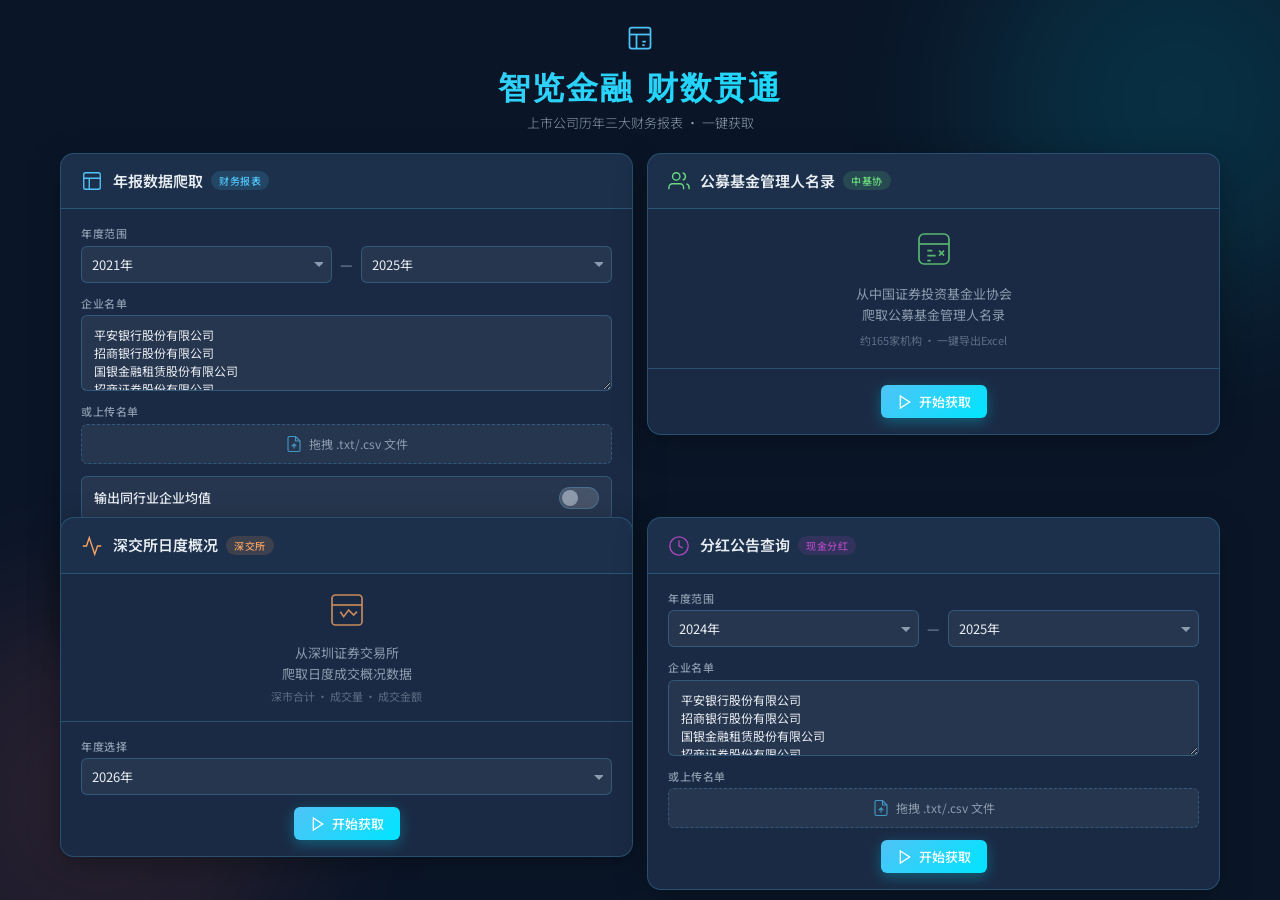
<file: templates/index.html>
<!DOCTYPE html>
<html lang="zh-CN">
<head>
    <meta charset="UTF-8">
    <meta name="viewport" content="width=device-width, initial-scale=1.0">
    <title>智览金融 财数贯通</title>
    <link rel="preconnect" href="https://fonts.googleapis.com">
    <link rel="preconnect" href="https://fonts.gstatic.com" crossorigin>
    <link href="https://fonts.googleapis.com/css2?family=Orbitron:wght@500;700;900&family=Noto+Sans+SC:wght@300;400;500;700&display=swap" rel="stylesheet">
    <link rel="stylesheet" href="/static/css/style.css">
</head>
<body>
    <!-- 背景粒子效果 -->
    <div class="bg-particles" id="particles"></div>

    <!-- 主容器 -->
    <div class="container">
        <!-- 头部 -->
        <header class="header">
            <div class="header-icon">
                <svg width="28" height="28" viewBox="0 0 24 24" fill="none" stroke="currentColor" stroke-width="1.5">
                    <rect x="3" y="3" width="18" height="18" rx="2"/>
                    <line x1="3" y1="9" x2="21" y2="9"/>
                    <line x1="9" y1="21" x2="9" y2="9"/>
                    <path d="M14 15h3M14 18h2"/>
                </svg>
            </div>
            <h1>智览金融 财数贯通</h1>
            <p class="subtitle">上市公司历年三大财务报表 · 一键获取</p>
        </header>

        <!-- 双列功能模块 -->
        <div class="modules-grid">
            <!-- ========== 左列：年报财务数据获取 ========== -->
            <div class="module-card" id="annualModule">
                <div class="module-header">
                    <div class="module-icon">
                        <svg width="22" height="22" viewBox="0 0 24 24" fill="none" stroke="currentColor" stroke-width="1.5">
                            <rect x="3" y="3" width="18" height="18" rx="2"/>
                            <line x1="3" y1="9" x2="21" y2="9"/>
                            <line x1="9" y1="21" x2="9" y2="9"/>
                        </svg>
                    </div>
                    <div class="module-title-area">
                        <h2 class="module-title">年报数据爬取</h2>
                        <span class="module-badge">财务报表</span>
                    </div>
                </div>

                <form id="annualForm" class="module-form">
                    <!-- 年份选择 -->
                    <div class="form-row">
                        <label class="mini-label">年度范围</label>
                        <div class="year-range-compact">
                            <select id="startYear" required>
                                <option value="">--</option>
                            </select>
                            <span class="dash">&mdash;</span>
                            <select id="endYear" required>
                                <option value="">--</option>
                            </select>
                        </div>
                    </div>

                    <!-- 企业名单输入 -->
                    <div class="form-row">
                        <label class="mini-label">企业名单</label>
                        <textarea
                            id="textInput"
                            rows="3"
                            placeholder="输入企业名称或股票代码，用逗号或换行分隔&#10;例如：贵州茅台,600519&#10;      平安银行&#10;      000001"
                        >平安银行股份有限公司
招商银行股份有限公司
国银金融租赁股份有限公司
招商证券股份有限公司
国信证券股份有限公司
长城证券股份有限公司
第一创业证券股份有限公司
中信证券股份有限公司
中国平安保险（集团）股份有限公司
阳光保险集团股份有限公司</textarea>
                    </div>

                    <!-- 文件上传 -->
                    <div class="form-row">
                        <label class="mini-label">或上传名单</label>
                        <div class="upload-area" id="uploadArea">
                            <input type="file" id="fileInput" accept=".txt,.csv">
                            <div class="upload-content">
                                <svg width="18" height="18" viewBox="0 0 24 24" fill="none" stroke="currentColor" stroke-width="1.5">
                                    <path d="M14 2H6a2 2 0 0 0-2 2v16a2 2 0 0 0 2 2h12a2 2 0 0 0 2-2V8z"/>
                                    <polyline points="14 2 14 8 20 8"/>
                                    <polyline points="12 18 12 12 9 15"/>
                                    <line x1="12" y1="12" x2="15" y2="15"/>
                                </svg>
                                <span>拖拽 .txt/.csv 文件</span>
                            </div>
                            <div class="file-info" id="fileInfo" style="display:none;">
                                <span class="file-name" id="fileName"></span>
                                <button type="button" class="file-remove" id="fileRemove">&times;</button>
                            </div>
                        </div>
                    </div>

                    <!-- 行业均值开关 -->
                    <div class="toggle-row">
                        <span class="toggle-text">输出同行业企业均值</span>
                        <label class="toggle-switch">
                            <input type="checkbox" id="industryAvgToggle">
                            <span class="toggle-slider"></span>
                        </label>
                    </div>

                    <!-- 合并输出开关 -->
                    <div class="toggle-row">
                        <span class="toggle-text">按报表类型合并输出</span>
                        <label class="toggle-switch">
                            <input type="checkbox" id="mergeReportsToggle">
                            <span class="toggle-slider"></span>
                        </label>
                    </div>

                    <!-- 按钮 -->
                    <div class="form-actions">
                        <button type="submit" class="btn-primary btn-sm" id="annualSubmitBtn">
                            <svg width="16" height="16" viewBox="0 0 24 24" fill="none" stroke="currentColor" stroke-width="2">
                                <polygon points="5 3 19 12 5 21 5 3"/>
                            </svg>
                            开始获取
                        </button>
                        <button type="button" class="btn-secondary btn-sm" id="annualResetBtn">清空</button>
                    </div>
                </form>

                <!-- 年报结果区域 -->
                <div class="module-result" id="annualResult" style="display:none;">
                    <div class="progress-section" id="annualProgress">
                        <div class="progress-header">
                            <span class="progress-label" id="annualProgressLabel">正在处理...</span>
                            <span class="progress-percent" id="annualProgressPercent">0%</span>
                        </div>
                        <div class="progress-track">
                            <div class="progress-fill" id="annualProgressFill"></div>
                        </div>
                        <p class="progress-message" id="annualProgressMessage"></p>
                    </div>
                    <div class="result-section" id="annualResultSection" style="display:none;">
                        <div class="result-status" id="annualResultStatus"></div>
                        <div class="file-list" id="annualFileList"></div>
                    </div>
                </div>
            </div>

            <!-- ========== 右列：公募基金管理人名录 ========== -->
            <div class="module-card" id="amacModule">
                <div class="module-header">
                    <div class="module-icon amac-icon">
                        <svg width="22" height="22" viewBox="0 0 24 24" fill="none" stroke="currentColor" stroke-width="1.5">
                            <path d="M17 21v-2a4 4 0 0 0-4-4H5a4 4 0 0 0-4 4v2"/>
                            <circle cx="9" cy="7" r="4"/>
                            <path d="M23 21v-2a4 4 0 0 0-3-3.87"/>
                            <path d="M16 3.13a4 4 0 0 1 0 7.75"/>
                        </svg>
                    </div>
                    <div class="module-title-area">
                        <h2 class="module-title">公募基金管理人名录</h2>
                        <span class="module-badge amac-badge">中基协</span>
                    </div>
                </div>

                <div class="amac-hero">
                    <div class="amac-icon-large">
                        <svg width="40" height="40" viewBox="0 0 24 24" fill="none" stroke="currentColor" stroke-width="1">
                            <rect x="3" y="3" width="18" height="18" rx="3"/>
                            <line x1="3" y1="9" x2="21" y2="9"/>
                            <path d="M8 13h3M8 16h5M8 19h2"/>
                            <path d="M15 13l3 3M18 13l-3 3"/>
                        </svg>
                    </div>
                    <p class="amac-desc">从中国证券投资基金业协会<br>爬取公募基金管理人名录</p>
                    <p class="amac-hint">约165家机构 · 一键导出Excel</p>
                </div>

                <form id="amacForm" class="module-form">
                    <div class="form-actions amac-actions">
                        <button type="submit" class="btn-primary btn-sm" id="amacSubmitBtn">
                            <svg width="16" height="16" viewBox="0 0 24 24" fill="none" stroke="currentColor" stroke-width="2">
                                <polygon points="5 3 19 12 5 21 5 3"/>
                            </svg>
                            开始获取
                        </button>
                    </div>
                </form>

                <!-- 名录结果区域 -->
                <div class="module-result" id="amacResult" style="display:none;">
                    <div class="progress-section" id="amacProgress">
                        <div class="progress-header">
                            <span class="progress-label" id="amacProgressLabel">正在爬取...</span>
                            <span class="progress-percent" id="amacProgressPercent">0%</span>
                        </div>
                        <div class="progress-track">
                            <div class="progress-fill" id="amacProgressFill"></div>
                        </div>
                        <p class="progress-message" id="amacProgressMessage"></p>
                    </div>
                    <div class="result-section" id="amacResultSection" style="display:none;">
                        <div class="result-status" id="amacResultStatus"></div>
                        <div class="file-list" id="amacFileList"></div>
                    </div>
                </div>
            </div>

            <!-- ========== 第三列：深交所日度概况 ========== -->
            <div class="module-card" id="szseModule">
                <div class="module-header">
                    <div class="module-icon szse-icon">
                        <svg width="22" height="22" viewBox="0 0 24 24" fill="none" stroke="currentColor" stroke-width="1.5">
                            <polyline points="22 12 18 12 15 21 9 3 6 12 2 12"/>
                        </svg>
                    </div>
                    <div class="module-title-area">
                        <h2 class="module-title">深交所日度概况</h2>
                        <span class="module-badge szse-badge">深交所</span>
                    </div>
                </div>

                <div class="szse-hero">
                    <div class="szse-icon-large">
                        <svg width="40" height="40" viewBox="0 0 24 24" fill="none" stroke="currentColor" stroke-width="1">
                            <rect x="3" y="3" width="18" height="18" rx="2"/>
                            <line x1="3" y1="9" x2="21" y2="9"/>
                            <polyline points="8 13 10 16 13 12 16 15 18 13"/>
                        </svg>
                    </div>
                    <p class="szse-desc">从深圳证券交易所<br>爬取日度成交概况数据</p>
                    <p class="szse-hint">深市合计 · 成交量 · 成交金额</p>
                </div>

                <form id="szseForm" class="module-form">
                    <div class="form-row">
                        <label class="mini-label">年度选择</label>
                        <select id="szseYear" class="year-select-single">
                            <!-- JS 动态填充 -->
                        </select>
                    </div>
                    <div class="form-actions szse-actions">
                        <button type="submit" class="btn-primary btn-sm" id="szseSubmitBtn">
                            <svg width="16" height="16" viewBox="0 0 24 24" fill="none" stroke="currentColor" stroke-width="2">
                                <polygon points="5 3 19 12 5 21 5 3"/>
                            </svg>
                            开始获取
                        </button>
                    </div>
                </form>

                <!-- 深交所结果区域 -->
                <div class="module-result" id="szseResult" style="display:none;">
                    <div class="progress-section" id="szseProgress">
                        <div class="progress-header">
                            <span class="progress-label" id="szseProgressLabel">正在爬取...</span>
                            <span class="progress-percent" id="szseProgressPercent">0%</span>
                        </div>
                        <div class="progress-track">
                            <div class="progress-fill" id="szseProgressFill"></div>
                        </div>
                        <p class="progress-message" id="szseProgressMessage"></p>
                    </div>
                    <div class="result-section" id="szseResultSection" style="display:none;">
                        <div class="result-status" id="szseResultStatus"></div>
                        <div class="file-list" id="szseFileList"></div>
                    </div>
                </div>
            </div>

            <!-- ========== 第四列：分红公告查询 ========== -->
            <div class="module-card" id="dividendModule">
                <div class="module-header">
                    <div class="module-icon dividend-icon">
                        <svg width="22" height="22" viewBox="0 0 24 24" fill="none" stroke="currentColor" stroke-width="1.5">
                            <circle cx="12" cy="12" r="10"/>
                            <path d="M12 6v6l4 2"/>
                        </svg>
                    </div>
                    <div class="module-title-area">
                        <h2 class="module-title">分红公告查询</h2>
                        <span class="module-badge dividend-badge">现金分红</span>
                    </div>
                </div>

                <form id="dividendForm" class="module-form">
                    <div class="form-row">
                        <label class="mini-label">年度范围</label>
                        <div class="year-range-compact">
                            <select id="dividendStartYear" required>
                                <option value="">--</option>
                            </select>
                            <span class="dash">&mdash;</span>
                            <select id="dividendEndYear" required>
                                <option value="">--</option>
                            </select>
                        </div>
                    </div>

                    <div class="form-row">
                        <label class="mini-label">企业名单</label>
                        <textarea
                            id="dividendTextInput"
                            rows="3"
                            placeholder="输入企业名称或股票代码，用逗号或换行分隔"
                        >平安银行股份有限公司
招商银行股份有限公司
国银金融租赁股份有限公司
招商证券股份有限公司
国信证券股份有限公司
长城证券股份有限公司
第一创业证券股份有限公司
中信证券股份有限公司
中国平安保险（集团）股份有限公司
阳光保险集团股份有限公司</textarea>
                    </div>

                    <div class="form-row">
                        <label class="mini-label">或上传名单</label>
                        <div class="upload-area" id="dividendUploadArea">
                            <input type="file" id="dividendFileInput" accept=".txt,.csv">
                            <div class="upload-content">
                                <svg width="18" height="18" viewBox="0 0 24 24" fill="none" stroke="currentColor" stroke-width="1.5">
                                    <path d="M14 2H6a2 2 0 0 0-2 2v16a2 2 0 0 0 2 2h12a2 2 0 0 0 2-2V8z"/>
                                    <polyline points="14 2 14 8 20 8"/>
                                    <polyline points="12 18 12 12 9 15"/>
                                    <line x1="12" y1="12" x2="15" y2="15"/>
                                </svg>
                                <span>拖拽 .txt/.csv 文件</span>
                            </div>
                            <div class="file-info" id="dividendFileInfo" style="display:none;">
                                <span class="file-name" id="dividendFileName"></span>
                                <button type="button" class="file-remove" id="dividendFileRemove">&times;</button>
                            </div>
                        </div>
                    </div>

                    <div class="form-actions dividend-actions">
                        <button type="submit" class="btn-primary btn-sm" id="dividendSubmitBtn">
                            <svg width="16" height="16" viewBox="0 0 24 24" fill="none" stroke="currentColor" stroke-width="2">
                                <polygon points="5 3 19 12 5 21 5 3"/>
                            </svg>
                            开始获取
                        </button>
                    </div>
                </form>

                <div class="module-result" id="dividendResult" style="display:none;">
                    <div class="progress-section" id="dividendProgress">
                        <div class="progress-header">
                            <span class="progress-label" id="dividendProgressLabel">正在处理...</span>
                            <span class="progress-percent" id="dividendProgressPercent">0%</span>
                        </div>
                        <div class="progress-track">
                            <div class="progress-fill" id="dividendProgressFill"></div>
                        </div>
                        <p class="progress-message" id="dividendProgressMessage"></p>
                    </div>
                    <div class="result-section" id="dividendResultSection" style="display:none;">
                        <div class="result-status" id="dividendResultStatus"></div>
                        <div class="file-list" id="dividendFileList"></div>
                    </div>
                </div>
            </div>
        </div>
    </div>

    <script src="/static/js/script.js"></script>
</body>
</html>
</file>
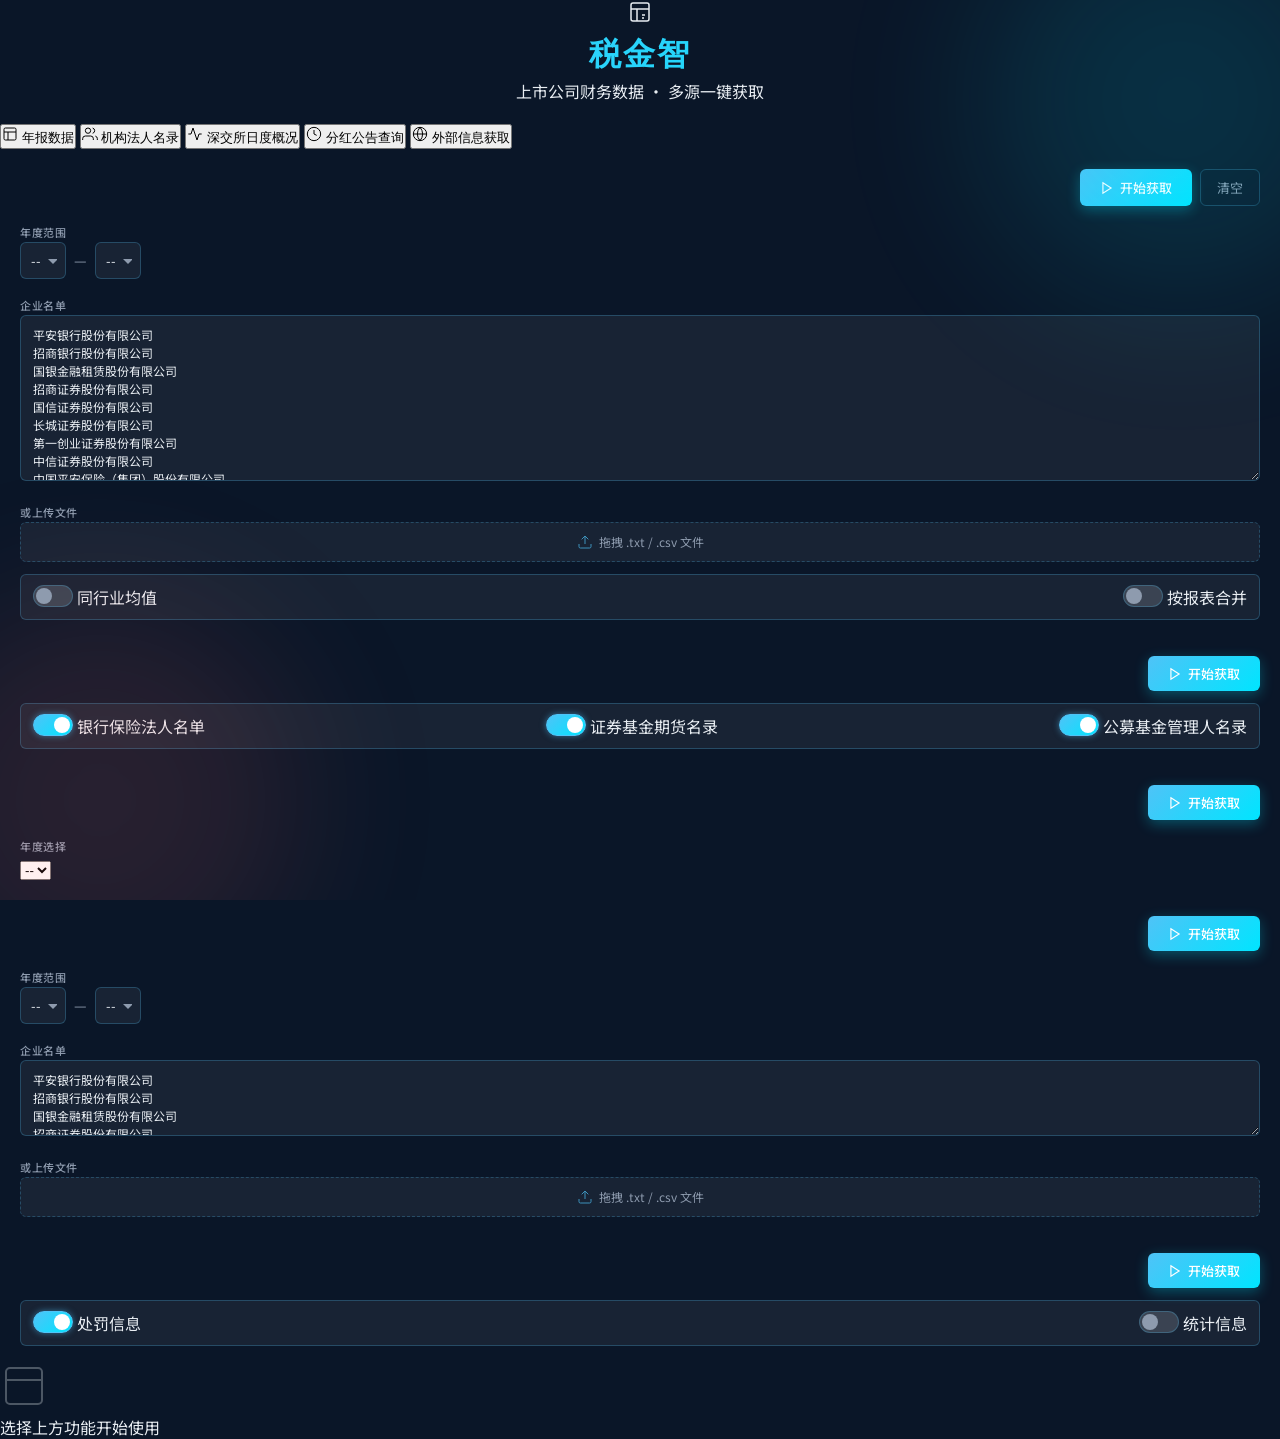
<file: web/templates/index.html>
<!DOCTYPE html>
<html lang="zh-CN">
<head>
    <meta charset="UTF-8">
    <meta name="viewport" content="width=device-width, initial-scale=1.0">
    <title>税金智</title>
    <link rel="preconnect" href="https://fonts.googleapis.com">
    <link rel="preconnect" href="https://fonts.gstatic.com" crossorigin>
    <link href="https://fonts.googleapis.com/css2?family=Orbitron:wght@500;700;900&family=Noto+Sans+SC:wght@300;400;500;700&display=swap" rel="stylesheet">
    <link rel="stylesheet" href="/static/css/style.css">
</head>
<body>
    <div class="bg-particles" id="particles"></div>
    <div class="app">
        <header class="header">
            <div class="header-left">
                <svg width="24" height="24" viewBox="0 0 24 24" fill="none" stroke="currentColor" stroke-width="1.5">
                    <rect x="3" y="3" width="18" height="18" rx="2"/>
                    <line x1="3" y1="9" x2="21" y2="9"/>
                    <line x1="9" y1="21" x2="9" y2="9"/>
                    <path d="M14 15h3M14 18h2"/>
                </svg>
                <h1>税金智</h1>
            </div>
            <span class="header-sub">上市公司财务数据 · 多源一键获取</span>
        </header>

        <!-- 标签栏 -->
        <div class="tab-bar">
            <button class="tab-btn active" data-module="annual">
                <svg width="16" height="16" viewBox="0 0 24 24" fill="none" stroke="currentColor" stroke-width="1.5">
                    <rect x="3" y="3" width="18" height="18" rx="2"/><line x1="3" y1="9" x2="21" y2="9"/><line x1="9" y1="21" x2="9" y2="9"/>
                </svg>
                年报数据
            </button>
            <button class="tab-btn" data-module="institutions">
                <svg width="16" height="16" viewBox="0 0 24 24" fill="none" stroke="currentColor" stroke-width="1.5">
                    <path d="M17 21v-2a4 4 0 0 0-4-4H5a4 4 0 0 0-4 4v2"/><circle cx="9" cy="7" r="4"/><path d="M23 21v-2a4 4 0 0 0-3-3.87"/><path d="M16 3.13a4 4 0 0 1 0 7.75"/>
                </svg>
                机构法人名录
            </button>
            <button class="tab-btn" data-module="szse">
                <svg width="16" height="16" viewBox="0 0 24 24" fill="none" stroke="currentColor" stroke-width="1.5">
                    <polyline points="22 12 18 12 15 21 9 3 6 12 2 12"/>
                </svg>
                深交所日度概况
            </button>
            <button class="tab-btn" data-module="dividend">
                <svg width="16" height="16" viewBox="0 0 24 24" fill="none" stroke="currentColor" stroke-width="1.5">
                    <circle cx="12" cy="12" r="10"/><path d="M12 6v6l4 2"/>
                </svg>
                分红公告查询
            </button>
            <button class="tab-btn" data-module="external">
                <svg width="16" height="16" viewBox="0 0 24 24" fill="none" stroke="currentColor" stroke-width="1.5">
                    <circle cx="12" cy="12" r="10"/><line x1="2" y1="12" x2="22" y2="12"/><path d="M12 2a15.3 15.3 0 0 1 4 10 15.3 15.3 0 0 1-4 10 15.3 15.3 0 0 1-4-10 15.3 15.3 0 0 1 4-10z"/>
                </svg>
                外部信息获取
            </button>
        </div>

        <!-- 主体：左右分栏 -->
        <div class="main">
            <!-- 左侧参数区 -->
            <div class="param-panel" id="paramPanel">
                <!-- 年报数据 -->
                <div class="form-panel active" id="form-annual">
                    <form id="annualForm" class="module-form">
                        <div class="form-actions">
                            <button type="submit" class="btn-primary" id="annualSubmitBtn">
                                <svg width="14" height="14" viewBox="0 0 24 24" fill="none" stroke="currentColor" stroke-width="2"><polygon points="5 3 19 12 5 21 5 3"/></svg>
                                开始获取
                            </button>
                            <button type="button" class="btn-secondary" id="annualResetBtn">清空</button>
                        </div>
                        <div class="form-group">
                            <label class="mini-label">年度范围</label>
                            <div class="year-range-compact">
                                <div class="custom-select-wrap">
                                    <select id="startYear" required><option value="">--</option></select>
                                </div>
                                <span class="dash">&mdash;</span>
                                <div class="custom-select-wrap">
                                    <select id="endYear" required><option value="">--</option></select>
                                </div>
                            </div>
                        </div>
                        <div class="form-group">
                            <label class="mini-label">企业名单</label>
                            <textarea id="textInput" rows="8" placeholder="企业名称或股票代码，逗号或换行分隔">平安银行股份有限公司
招商银行股份有限公司
国银金融租赁股份有限公司
招商证券股份有限公司
国信证券股份有限公司
长城证券股份有限公司
第一创业证券股份有限公司
中信证券股份有限公司
中国平安保险（集团）股份有限公司
阳光保险集团股份有限公司</textarea>
                        </div>
                        <div class="form-group">
                            <label class="mini-label">或上传文件</label>
                            <div class="upload-area" id="uploadArea">
                                <input type="file" id="fileInput" accept=".txt,.csv">
                                <div class="upload-content">
                                    <svg width="16" height="16" viewBox="0 0 24 24" fill="none" stroke="currentColor" stroke-width="1.5"><path d="M21 15v4a2 2 0 0 1-2 2H5a2 2 0 0 1-2-2v-4"/><polyline points="17 8 12 3 7 8"/><line x1="12" y1="3" x2="12" y2="15"/></svg>
                                    <span>拖拽 .txt / .csv 文件</span>
                                </div>
                                <div class="file-info" id="fileInfo" style="display:none;">
                                    <span class="file-name" id="fileName"></span>
                                    <button type="button" class="file-remove" id="fileRemove">&times;</button>
                                </div>
                            </div>
                        </div>
                        <div class="toggle-row">
                            <label class="toggle-inline-vertical">
                                <span class="toggle-switch"><input type="checkbox" id="industryAvgToggle"><span class="toggle-slider"></span></span>
                                <span class="toggle-label-text">同行业均值</span>
                            </label>
                            <label class="toggle-inline-vertical">
                                <span class="toggle-switch"><input type="checkbox" id="mergeReportsToggle"><span class="toggle-slider"></span></span>
                                <span class="toggle-label-text">按报表合并</span>
                            </label>
                        </div>
                    </form>
                </div>

                <!-- 机构名录 -->
                <div class="form-panel" id="form-institutions">
                    <form id="institutionsForm" class="module-form">
                        <div class="form-actions">
                            <button type="submit" class="btn-primary" id="institutionsSubmitBtn">
                                <svg width="14" height="14" viewBox="0 0 24 24" fill="none" stroke="currentColor" stroke-width="2"><polygon points="5 3 19 12 5 21 5 3"/></svg>
                                开始获取
                            </button>
                        </div>
                        <div class="toggle-row">
                            <label class="toggle-inline-vertical">
                                <span class="toggle-switch"><input type="checkbox" id="bank_insurance" checked><span class="toggle-slider"></span></span>
                                <span class="toggle-label-text">银行保险法人名单</span>
                            </label>
                            <label class="toggle-inline-vertical">
                                <span class="toggle-switch"><input type="checkbox" id="securities_fund" checked><span class="toggle-slider"></span></span>
                                <span class="toggle-label-text">证券基金期货名录</span>
                            </label>
                            <label class="toggle-inline-vertical">
                                <span class="toggle-switch"><input type="checkbox" id="amac" checked><span class="toggle-slider"></span></span>
                                <span class="toggle-label-text">公募基金管理人名录</span>
                            </label>
                        </div>
                    </form>
                </div>

                <!-- 深交所概况 -->
                <div class="form-panel" id="form-szse">
                    <form id="szseForm" class="module-form">
                        <div class="form-actions">
                            <button type="submit" class="btn-primary" id="szseSubmitBtn">
                                <svg width="14" height="14" viewBox="0 0 24 24" fill="none" stroke="currentColor" stroke-width="2"><polygon points="5 3 19 12 5 21 5 3"/></svg>
                                开始获取
                            </button>
                        </div>
                        <div class="form-group">
                            <label class="mini-label">年度选择</label>
                            <div class="custom-select-wrap" style="width:140px;">
                                <select id="szseYear"><option value="">--</option></select>
                            </div>
                        </div>
                    </form>
                </div>

                <!-- 分红查询 -->
                <div class="form-panel" id="form-dividend">
                    <form id="dividendForm" class="module-form">
                        <div class="form-actions">
                            <button type="submit" class="btn-primary" id="dividendSubmitBtn">
                                <svg width="14" height="14" viewBox="0 0 24 24" fill="none" stroke="currentColor" stroke-width="2"><polygon points="5 3 19 12 5 21 5 3"/></svg>
                                开始获取
                            </button>
                        </div>
                        <div class="form-group">
                            <label class="mini-label">年度范围</label>
                            <div class="year-range-compact">
                                <div class="custom-select-wrap">
                                    <select id="dividendStartYear" required><option value="">--</option></select>
                                </div>
                                <span class="dash">&mdash;</span>
                                <div class="custom-select-wrap">
                                    <select id="dividendEndYear" required><option value="">--</option></select>
                                </div>
                            </div>
                        </div>
                        <div class="form-group">
                            <label class="mini-label">企业名单</label>
                            <textarea id="dividendTextInput" rows="3" placeholder="企业名称或股票代码，逗号或换行分隔">平安银行股份有限公司
招商银行股份有限公司
国银金融租赁股份有限公司
招商证券股份有限公司
国信证券股份有限公司
长城证券股份有限公司
第一创业证券股份有限公司
中信证券股份有限公司
中国平安保险（集团）股份有限公司
阳光保险集团股份有限公司</textarea>
                        </div>
                        <div class="form-group">
                            <label class="mini-label">或上传文件</label>
                            <div class="upload-area" id="dividendUploadArea">
                                <input type="file" id="dividendFileInput" accept=".txt,.csv">
                                <div class="upload-content">
                                    <svg width="16" height="16" viewBox="0 0 24 24" fill="none" stroke="currentColor" stroke-width="1.5"><path d="M21 15v4a2 2 0 0 1-2 2H5a2 2 0 0 1-2-2v-4"/><polyline points="17 8 12 3 7 8"/><line x1="12" y1="3" x2="12" y2="15"/></svg>
                                    <span>拖拽 .txt / .csv 文件</span>
                                </div>
                                <div class="file-info" id="dividendFileInfo" style="display:none;">
                                    <span class="file-name" id="dividendFileName"></span>
                                    <button type="button" class="file-remove" id="dividendFileRemove">&times;</button>
                                </div>
                            </div>
                        </div>
                    </form>
                </div>

                <!-- 外部信息 -->
                <div class="form-panel" id="form-external">
                    <form id="externalForm" class="module-form">
                        <div class="form-actions">
                            <button type="submit" class="btn-primary" id="externalSubmitBtn">
                                <svg width="14" height="14" viewBox="0 0 24 24" fill="none" stroke="currentColor" stroke-width="2"><polygon points="5 3 19 12 5 21 5 3"/></svg>
                                开始获取
                            </button>
                        </div>
                        <div class="toggle-row">
                            <label class="toggle-inline-vertical">
                                <span class="toggle-switch"><input type="checkbox" id="extPenalty" checked><span class="toggle-slider"></span></span>
                                <span class="toggle-label-text">处罚信息</span>
                            </label>
                            <label class="toggle-inline-vertical">
                                <span class="toggle-switch"><input type="checkbox" id="extStats"><span class="toggle-slider"></span></span>
                                <span class="toggle-label-text">统计信息</span>
                            </label>
                        </div>
                    </form>
                </div>
            </div>

            <!-- 右侧结果共享区 -->
            <div class="results-panel" id="resultsPanel">
                <div class="results-placeholder">
                    <svg width="48" height="48" viewBox="0 0 24 24" fill="none" stroke="currentColor" stroke-width="1" opacity="0.3">
                        <rect x="3" y="3" width="18" height="18" rx="2"/><line x1="3" y1="9" x2="21" y2="9"/>
                    </svg>
                    <p>选择上方功能开始使用</p>
                </div>
            </div>
        </div>
    </div>

    <script src="/static/js/script.js"></script>
</body>
</html>
</file>
<file: static/css/style.css>
/* ===== 全局变量与基础重置 ===== */
:root {
    --bg-main: #0A1628;
    --bg-card: #1A2A44;
    --bg-input: rgba(255, 255, 255, 0.06);
    --border-color: rgba(79, 195, 247, 0.25);
    --text-primary: #E8EDF2;
    --text-secondary: #8E9BAE;
    --accent: #4FC3F7;
    --accent-glow: rgba(79, 195, 247, 0.5);
    --accent-strong: #00E5FF;
    --danger: #FF6B6B;
    --success: #69DB7C;
}

* {
    margin: 0;
    padding: 0;
    box-sizing: border-box;
}

body {
    min-height: 100vh;
    font-family: 'Noto Sans SC', system-ui, -apple-system, sans-serif;
    background: var(--bg-main);
    color: var(--text-primary);
    overflow-x: hidden;
    position: relative;
    line-height: 1.5;
}

/* ===== 背景粒子效果 ===== */
.bg-particles {
    position: fixed;
    top: 0;
    left: 0;
    width: 100%;
    height: 100%;
    z-index: 0;
    overflow: hidden;
    pointer-events: none;
}

.bg-particles::before,
.bg-particles::after {
    content: '';
    position: absolute;
    width: 400px;
    height: 400px;
    border-radius: 50%;
    filter: blur(80px);
    opacity: 0.12;
}

.bg-particles::before {
    background: var(--accent-strong);
    top: -100px;
    right: -100px;
    animation: float 20s ease-in-out infinite;
}

.bg-particles::after {
    background: var(--danger);
    bottom: -100px;
    left: -100px;
    animation: float 25s ease-in-out infinite reverse;
}

@keyframes float {
    0%, 100% { transform: translate(0, 0) scale(1); }
    50% { transform: translate(100px, 100px) scale(1.2); }
}

/* ===== 容器 ===== */
.container {
    position: relative;
    z-index: 1;
    max-width: 1200px;
    margin: 0 auto;
    padding: 24px 20px 32px;
    height: 100vh;
    display: flex;
    flex-direction: column;
}

@media (max-width: 900px) {
    .container {
        height: auto;
        padding: 20px 16px 32px;
    }
}

/* ===== 头部 ===== */
.header {
    text-align: center;
    margin-bottom: 20px;
    flex-shrink: 0;
}

.header-icon {
    color: var(--accent);
    margin-bottom: 6px;
    display: inline-block;
    animation: pulse 3s ease-in-out infinite;
}

@keyframes pulse {
    0%, 100% { opacity: 1; transform: scale(1); }
    50% { opacity: 0.7; transform: scale(1.05); }
}

header h1 {
    font-family: 'Orbitron', sans-serif;
    font-size: 32px;
    font-weight: 900;
    letter-spacing: 2px;
    background: linear-gradient(135deg, var(--accent), var(--accent-strong));
    -webkit-background-clip: text;
    -webkit-text-fill-color: transparent;
    background-clip: text;
    margin-bottom: 2px;
}

.subtitle {
    color: var(--text-secondary);
    font-size: 13px;
    font-weight: 300;
}

/* ===== 三列网格 ===== */
.modules-grid {
    display: grid;
    grid-template-columns: 1fr 1fr;
    gap: 14px;
    flex: 1;
    min-height: 0;
    align-items: start;
}

@media (min-width: 1300px) {
    .modules-grid {
        grid-template-columns: 1fr 1fr 1fr 1fr;
    }
}

@media (max-width: 1300px) and (min-width: 901px) {
    .modules-grid {
        grid-template-columns: 1fr 1fr;
    }
}

@media (max-width: 900px) {
    .modules-grid {
        grid-template-columns: 1fr;
        flex: none;
    }
}

/* ===== 模块卡片 ===== */
.module-card {
    background: var(--bg-card);
    border-radius: 14px;
    border: 1px solid var(--border-color);
    box-shadow: 0 8px 32px rgba(0, 0, 0, 0.3);
    backdrop-filter: blur(10px);
    display: flex;
    flex-direction: column;
    overflow: hidden;
    transition: box-shadow 0.3s ease;
}

.module-card:hover {
    box-shadow: 0 12px 48px rgba(0, 0, 0, 0.4);
}

/* ===== 模块头部 ===== */
.module-header {
    display: flex;
    align-items: center;
    gap: 10px;
    padding: 16px 20px;
    border-bottom: 1px solid var(--border-color);
    background: rgba(79, 195, 247, 0.04);
}

.module-icon {
    color: var(--accent);
    display: flex;
    flex-shrink: 0;
}

.module-icon.amac-icon {
    color: var(--success);
}

.module-title-area {
    display: flex;
    align-items: center;
    gap: 8px;
    flex: 1;
}

.module-title {
    font-size: 15px;
    font-weight: 600;
    color: var(--text-primary);
}

.module-badge {
    font-size: 10px;
    padding: 2px 8px;
    border-radius: 10px;
    background: rgba(79, 195, 247, 0.15);
    color: var(--accent);
    font-weight: 500;
    letter-spacing: 0.5px;
}

.module-badge.amac-badge {
    background: rgba(105, 219, 124, 0.15);
    color: var(--success);
}

/* ===== 模块表单 ===== */
.module-form {
    padding: 16px 20px;
    display: flex;
    flex-direction: column;
    gap: 12px;
    flex-shrink: 0;
}

/* ===== 表单行 ===== */
.form-row {
    display: flex;
    flex-direction: column;
    gap: 4px;
}

.mini-label {
    font-size: 11px;
    font-weight: 500;
    color: var(--text-secondary);
    text-transform: uppercase;
    letter-spacing: 0.5px;
}

/* ===== 年份选择（紧凑） ===== */
.year-range-compact {
    display: flex;
    align-items: center;
    gap: 8px;
}

.year-range-compact select {
    flex: 1;
    padding: 8px 10px;
    background: var(--bg-input);
    border: 1px solid var(--border-color);
    border-radius: 6px;
    color: var(--text-primary);
    font-family: inherit;
    font-size: 13px;
    outline: none;
    transition: border-color 0.2s ease, box-shadow 0.2s ease;
    cursor: pointer;
    appearance: none;
    background-image: url("data:image/svg+xml,%3Csvg xmlns='http://www.w3.org/2000/svg' width='10' height='6' fill='%238E9BAE'%3E%3Cpath d='M1 1l5 5 5-5'/%3E%3C/svg%3E");
    background-repeat: no-repeat;
    background-position: right 8px center;
    padding-right: 24px;
}

.year-range-compact select:focus {
    border-color: var(--accent);
    box-shadow: 0 0 0 3px rgba(79, 195, 247, 0.2);
}

.year-range-compact .dash {
    color: var(--text-secondary);
    font-size: 14px;
}

/* ===== 文本框 ===== */
textarea {
    width: 100%;
    padding: 10px 12px;
    background: var(--bg-input);
    border: 1px solid var(--border-color);
    border-radius: 6px;
    color: var(--text-primary);
    font-family: inherit;
    font-size: 12px;
    line-height: 1.5;
    outline: none;
    resize: vertical;
    transition: border-color 0.2s ease, box-shadow 0.2s ease;
}

textarea::placeholder {
    color: var(--text-secondary);
    opacity: 0.5;
}

textarea:focus {
    border-color: var(--accent);
    box-shadow: 0 0 0 3px rgba(79, 195, 247, 0.2);
}

/* ===== 文件上传 ===== */
.upload-area {
    border: 1.5px dashed var(--border-color);
    border-radius: 6px;
    padding: 10px 12px;
    background: var(--bg-input);
    text-align: center;
    transition: all 0.2s ease;
    cursor: pointer;
    position: relative;
    overflow: hidden;
}

.upload-area:hover {
    border-color: var(--accent);
    background: rgba(79, 195, 247, 0.06);
}

.upload-area input[type="file"] {
    position: absolute;
    top: 0;
    left: 0;
    width: 100%;
    height: 100%;
    opacity: 0;
    cursor: pointer;
}

.upload-content {
    display: flex;
    align-items: center;
    justify-content: center;
    gap: 6px;
    color: var(--text-secondary);
    font-size: 12px;
    pointer-events: none;
}

.upload-content svg {
    color: var(--accent);
    opacity: 0.7;
    flex-shrink: 0;
}

.file-info {
    display: flex;
    align-items: center;
    justify-content: space-between;
    padding: 8px 10px;
    background: rgba(79, 195, 247, 0.1);
    border-radius: 6px;
    border: 1px solid rgba(79, 195, 247, 0.3);
}

.file-name {
    font-size: 12px;
    color: var(--accent);
}

.file-remove {
    background: none;
    border: none;
    color: var(--danger);
    font-size: 18px;
    line-height: 1;
    padding: 0 4px;
    cursor: pointer;
    opacity: 0.8;
    transition: opacity 0.2s;
}

.file-remove:hover {
    opacity: 1;
}

/* ===== 开关 ===== */
.toggle-row {
    display: flex;
    align-items: center;
    justify-content: space-between;
    padding: 10px 12px;
    background: var(--bg-input);
    border: 1px solid var(--border-color);
    border-radius: 6px;
}

.toggle-text {
    font-size: 13px;
    font-weight: 500;
    color: var(--text-primary);
}

.toggle-switch {
    position: relative;
    display: inline-block;
    width: 40px;
    height: 22px;
    cursor: pointer;
}

.toggle-switch input {
    opacity: 0;
    width: 0;
    height: 0;
}

.toggle-slider {
    position: absolute;
    top: 0;
    left: 0;
    right: 0;
    bottom: 0;
    background: rgba(255, 255, 255, 0.15);
    border-radius: 22px;
    transition: all 0.3s ease;
    border: 1px solid var(--border-color);
}

.toggle-slider::before {
    content: '';
    position: absolute;
    height: 16px;
    width: 16px;
    left: 2px;
    bottom: 2px;
    background: var(--text-secondary);
    border-radius: 50%;
    transition: all 0.3s ease;
}

.toggle-switch input:checked + .toggle-slider {
    background: linear-gradient(135deg, var(--accent), var(--accent-strong));
    border-color: var(--accent);
    box-shadow: 0 0 6px var(--accent-glow);
}

.toggle-switch input:checked + .toggle-slider::before {
    transform: translateX(18px);
    background: #fff;
}

/* ===== 按钮区 ===== */
.form-actions {
    display: flex;
    gap: 8px;
    justify-content: flex-end;
    padding-top: 4px;
}

.btn-primary {
    display: inline-flex;
    align-items: center;
    gap: 6px;
    padding: 8px 20px;
    font-size: 13px;
    font-weight: 500;
    font-family: inherit;
    color: #fff;
    background: linear-gradient(135deg, #4FC3F7 0%, #00E5FF 100%);
    border: none;
    border-radius: 6px;
    cursor: pointer;
    transition: all 0.2s ease;
    box-shadow: 0 4px 14px rgba(0, 229, 255, 0.3);
}

.btn-primary:hover:not(:disabled) {
    transform: translateY(-1px);
    box-shadow: 0 6px 20px rgba(0, 229, 255, 0.4);
}

.btn-primary:active:not(:disabled) {
    transform: translateY(0);
}

.btn-primary:disabled {
    opacity: 0.6;
    cursor: not-allowed;
}

.btn-sm {
    padding: 7px 16px;
    font-size: 13px;
}

.btn-secondary {
    display: inline-flex;
    align-items: center;
    padding: 8px 16px;
    font-size: 13px;
    font-weight: 400;
    font-family: inherit;
    color: var(--text-secondary);
    background: transparent;
    border: 1px solid var(--border-color);
    border-radius: 6px;
    cursor: pointer;
    transition: all 0.2s ease;
}

.btn-secondary:hover:not(:disabled) {
    border-color: var(--accent);
    color: var(--accent);
    background: rgba(79, 195, 247, 0.08);
}

/* ===== AMAC 模块特有 ===== */
.amac-hero {
    padding: 20px;
    text-align: center;
    flex-shrink: 0;
    border-bottom: 1px solid var(--border-color);
}

.amac-icon-large {
    color: var(--success);
    opacity: 0.8;
    margin-bottom: 10px;
}

.amac-desc {
    font-size: 13px;
    color: var(--text-secondary);
    line-height: 1.6;
    margin-bottom: 6px;
}

.amac-hint {
    font-size: 11px;
    color: var(--text-secondary);
    opacity: 0.6;
}

.amac-actions {
    justify-content: center;
    padding-top: 0;
}

/* ===== SZSE 模块特有 ===== */
.module-icon.szse-icon {
    color: #F4A261;
}

.module-badge.szse-badge {
    background: rgba(244, 162, 97, 0.15);
    color: #F4A261;
}

.szse-hero {
    padding: 16px 20px;
    text-align: center;
    flex-shrink: 0;
    border-bottom: 1px solid var(--border-color);
}

.szse-icon-large {
    color: #F4A261;
    opacity: 0.8;
    margin-bottom: 8px;
}

.szse-desc {
    font-size: 13px;
    color: var(--text-secondary);
    line-height: 1.6;
    margin-bottom: 4px;
}

.szse-hint {
    font-size: 11px;
    color: var(--text-secondary);
    opacity: 0.6;
}

.year-select-single {
    width: 100%;
    padding: 8px 10px;
    background: var(--bg-input);
    border: 1px solid var(--border-color);
    border-radius: 6px;
    color: var(--text-primary);
    font-family: inherit;
    font-size: 13px;
    outline: none;
    transition: border-color 0.2s ease;
    cursor: pointer;
    appearance: none;
    background-image: url("data:image/svg+xml,%3Csvg xmlns='http://www.w3.org/2000/svg' width='10' height='6' fill='%238E9BAE'%3E%3Cpath d='M1 1l5 5 5-5'/%3E%3C/svg%3E");
    background-repeat: no-repeat;
    background-position: right 8px center;
    padding-right: 24px;
}

.year-select-single:focus {
    border-color: #F4A261;
    box-shadow: 0 0 0 3px rgba(244, 162, 97, 0.2);
}

.szse-actions {
    justify-content: center;
    padding-top: 0;
}

/* ===== 分红公告模块特有 ===== */
:root {
    --dividend-accent: #AB47BC;
    --dividend-accent-light: rgba(171, 71, 188, 0.15);
    --dividend-glow: rgba(171, 71, 188, 0.4);
}

.module-icon.dividend-icon {
    color: var(--dividend-accent);
}

.module-badge.dividend-badge {
    background: var(--dividend-accent-light);
    color: var(--dividend-accent);
}

.dividend-actions {
    justify-content: center;
    padding-top: 0;
}

/* ===== 结果区域（模块内嵌） ===== */
.module-result {
    padding: 0 20px 16px;
    flex-shrink: 0;
}

.module-result:empty {
    display: none;
}

/* ===== 进度条 ===== */
.progress-section {
    margin-bottom: 12px;
}

.progress-header {
    display: flex;
    justify-content: space-between;
    align-items: center;
    margin-bottom: 6px;
}

.progress-label {
    font-size: 12px;
    color: var(--text-primary);
}

.progress-percent {
    font-family: 'Orbitron', monospace;
    font-size: 14px;
    color: var(--accent);
}

.progress-track {
    width: 100%;
    height: 6px;
    background: var(--bg-input);
    border-radius: 999px;
    overflow: hidden;
}

.progress-fill {
    height: 100%;
    width: 0%;
    background: linear-gradient(90deg, var(--accent), var(--accent-strong));
    border-radius: 999px;
    transition: width 0.3s ease;
    box-shadow: 0 0 8px var(--accent-glow);
}

.progress-message {
    margin-top: 4px;
    font-size: 11px;
    color: var(--text-secondary);
    min-height: 1.4em;
}

/* ===== 结果区域 ===== */
.result-status {
    padding: 8px 12px;
    border-radius: 6px;
    font-size: 12px;
    margin-bottom: 10px;
}

.result-status.success {
    background: rgba(105, 219, 124, 0.15);
    border: 1px solid rgba(105, 219, 124, 0.4);
    color: var(--success);
}

.result-status.error {
    background: rgba(255, 107, 107, 0.15);
    border: 1px solid rgba(255, 107, 107, 0.4);
    color: var(--danger);
}

.file-list {
    display: flex;
    flex-direction: column;
    gap: 6px;
    max-height: 200px;
    overflow-y: auto;
}

.file-item {
    display: flex;
    align-items: center;
    justify-content: space-between;
    gap: 8px;
    padding: 10px 12px;
    background: var(--bg-input);
    border: 1px solid var(--border-color);
    border-radius: 6px;
    transition: all 0.2s ease;
}

.file-item:hover {
    border-color: var(--accent);
}

.file-item .file-info {
    flex: 1;
    overflow: hidden;
    background: none;
    border: none;
    padding: 0;
}

.file-item .file-name {
    font-size: 12px;
    font-weight: 500;
    color: var(--text-primary);
    word-break: break-all;
}

.file-item .file-size {
    font-size: 11px;
    color: var(--text-secondary);
}

.download-btn {
    flex-shrink: 0;
    display: inline-flex;
    align-items: center;
    gap: 4px;
    padding: 5px 12px;
    font-size: 12px;
    font-weight: 500;
    color: var(--accent);
    background: rgba(79, 195, 247, 0.1);
    border: 1px solid rgba(79, 195, 247, 0.4);
    border-radius: 5px;
    text-decoration: none;
    transition: all 0.2s ease;
}

.download-btn:hover {
    background: var(--accent);
    color: #fff;
}

/* ===== 滚动条美化 ===== */
.file-list::-webkit-scrollbar {
    width: 4px;
}

.file-list::-webkit-scrollbar-track {
    background: transparent;
}

.file-list::-webkit-scrollbar-thumb {
    background: var(--border-color);
    border-radius: 2px;
}

/* ===== 响应式 ===== */
@media (max-width: 640px) {
    header h1 {
        font-size: 24px;
    }
    .module-header {
        padding: 12px 16px;
    }
    .module-form {
        padding: 12px 16px;
        gap: 10px;
    }
    .module-result {
        padding: 0 16px 12px;
    }
}
</file>
